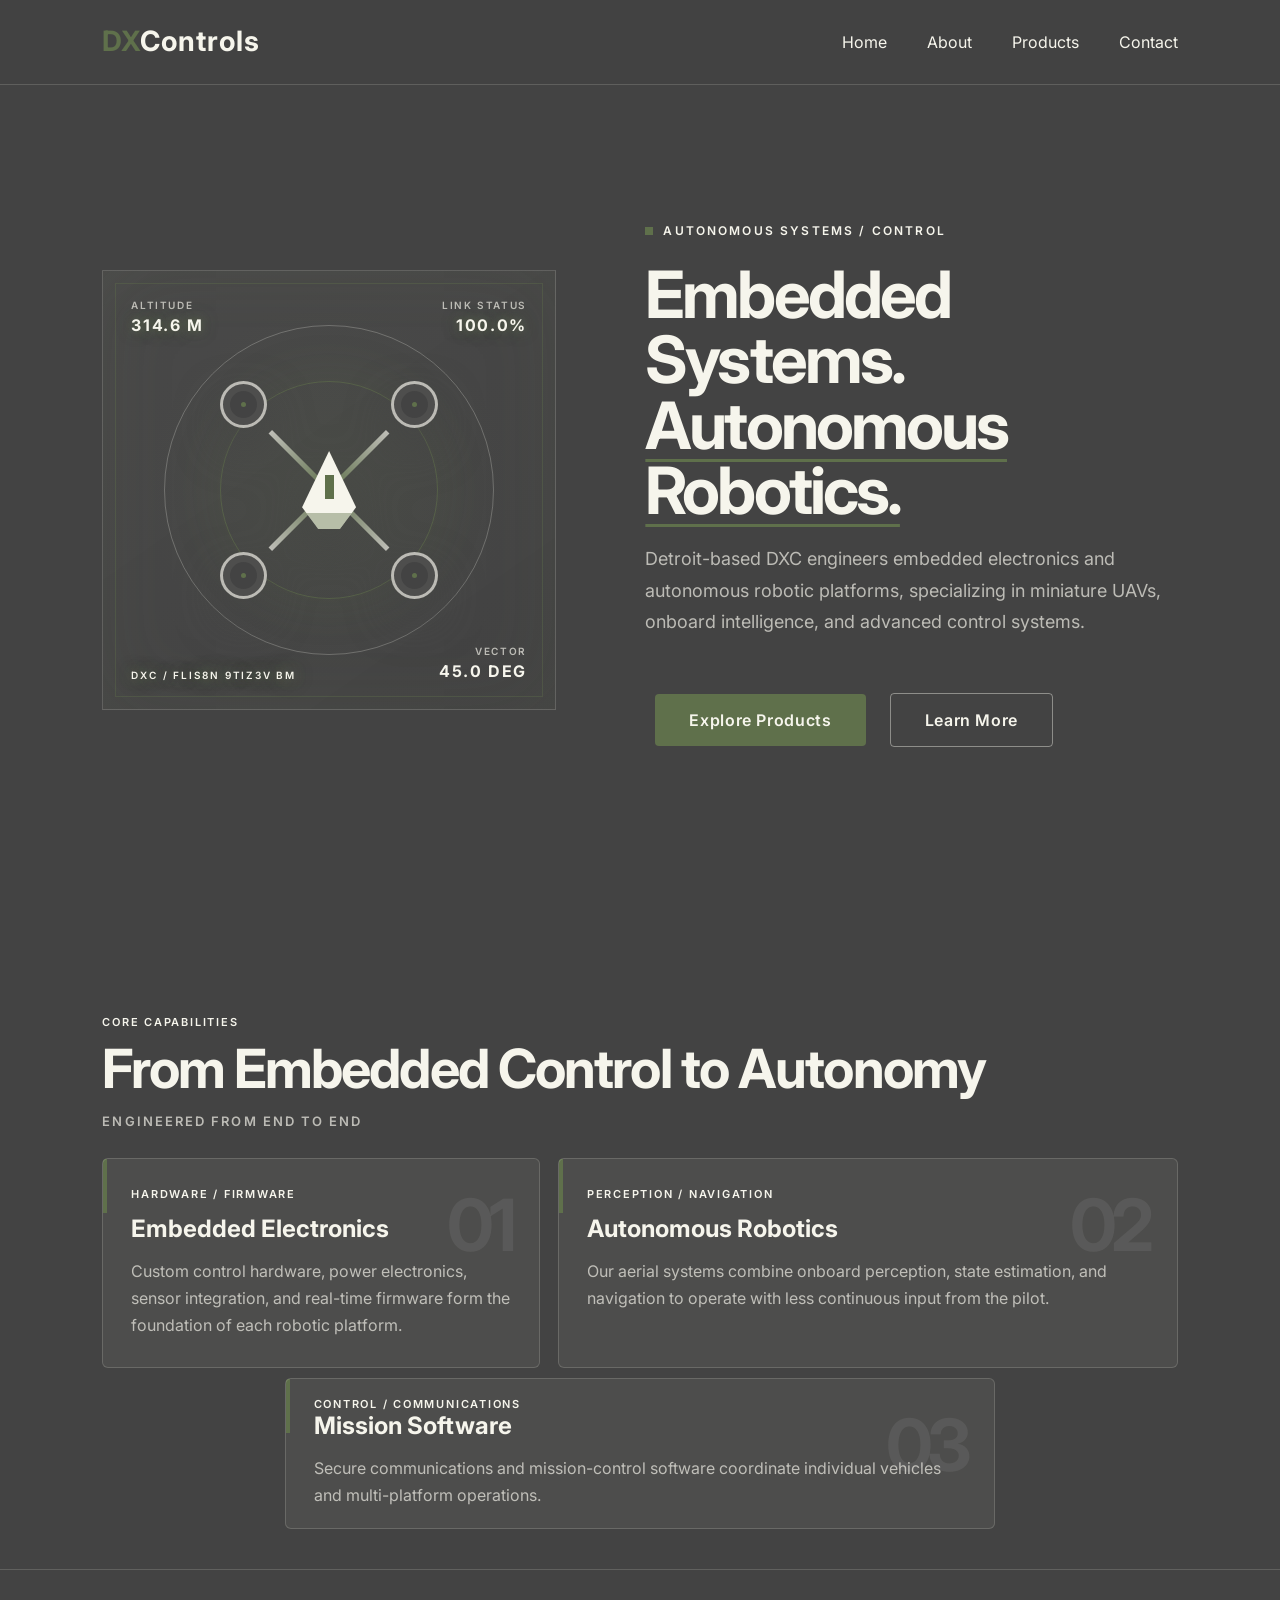
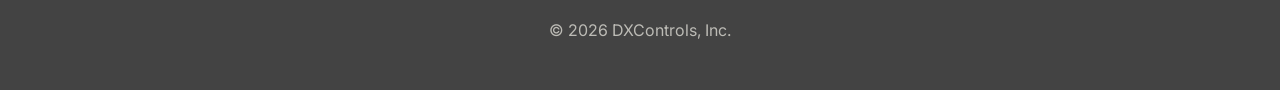
<file: index.html>
<!DOCTYPE html>
<html lang="en">
<head>
<meta charset="UTF-8">
<meta name="viewport" content="width=device-width, initial-scale=1.0">
<meta name="theme-color" content="#434343">

<title>DXControls</title>
<link rel="icon" type="image/x-icon" href="DXC Favicon.ico">
<link href="https://fonts.googleapis.com/css2?family=Inter:wght@300;400;500;600;700&display=swap" rel="stylesheet">

<style>
*{
    margin:0;
    padding:0;
    box-sizing:border-box;
}

:root{
    color-scheme:dark;
    --brand-green:#5F704B;
    --brand-cream:#F6F5EC;
    --brand-dark:#434343;
    --brand-green-hover:#71835B;
    --brand-muted:rgba(246,245,236,.68);
    --brand-line:rgba(246,245,236,.16);
    --brand-surface:rgba(246,245,236,.055);
    --forge-bg:var(--brand-dark);
    --forge-surface:var(--brand-surface);
    --forge-surface-deep:var(--brand-surface);
    --forge-orange:var(--brand-green);
    --forge-orange-hover:var(--brand-green-hover);
    --forge-muted:var(--brand-muted);
    --forge-white:var(--brand-cream);
    --forge-line:var(--brand-line);
}

html{
    scroll-behavior:smooth;
    scroll-padding-top:82px;
}

body{
    font-family:'Inter',sans-serif;
    background:var(--forge-bg);
    color:var(--forge-white);
}

.home-page{
    --page-scroll-shade:0;
    --section-scroll-shade:0;
    position:relative;
    isolation:isolate;
    overflow:hidden;
    background:
        linear-gradient(
            rgba(6,8,10,var(--page-scroll-shade)),
            rgba(6,8,10,var(--page-scroll-shade))
        ),
        var(--brand-dark);
}

nav{
    display:flex;
    justify-content:space-between;
    align-items:center;
    padding:25px 8%;
    position:fixed;
    width:100%;
    backdrop-filter:blur(12px);
    background:rgba(67,67,67,.9);
    border-bottom:1px solid var(--forge-line);
    z-index:100;
}

.logo{
    flex:0 0 auto;
    font-size:28px;
    font-weight:700;
    letter-spacing:1px;
    line-height:1.2;
    white-space:nowrap;
    color:var(--brand-green);
}

.logo span{
    color:var(--brand-cream);
}

nav ul{
    display:flex;
    list-style:none;
    gap:40px;    
}

nav a{
    text-decoration:none;
    color:var(--forge-white);
    transition:.25s;
}

nav a:hover{
    color:var(--brand-cream);
    box-shadow:inset 0 -1px var(--brand-green);
}

.hero{
    min-height:100vh;
    display:grid;
    grid-template-columns:minmax(360px,.92fr) minmax(0,1.08fr);
    gap:7vw;
    align-items:center;
    padding:110px 8% 30px;
    background:transparent;
    position:relative;
    z-index:1;
    isolation:isolate;
    overflow:hidden;
}

.hero h1{
    font-size:clamp(50px,5.1vw,72px);
    margin-bottom:20px;
    line-height:1;
    letter-spacing:-.045em;
    max-width:800px;
}

.hero h1 span{
    color:var(--brand-cream);
    text-decoration:underline;
    text-decoration-color:var(--brand-green);
    text-decoration-thickness:3px;
    text-underline-offset:10px;
}

.hero p{
    color:var(--forge-muted);
    max-width:680px;
    font-size:18px;
    line-height:1.75;
}

.eyebrow{
    display:flex;
    align-items:center;
    gap:10px;
    margin-bottom:24px;
    color:var(--forge-white);
    font-size:12px;
    font-weight:600;
    letter-spacing:.18em;
    text-transform:uppercase;
}

.eyebrow::before{
    content:"";
    width:8px;
    height:8px;
    background:var(--forge-orange);
}

.buttons{
    margin-top:45px;
}

.btn{
    display:inline-block;
    padding:16px 34px;
    margin:10px;
    border-radius:4px;
    text-decoration:none;
    font-weight:600;
    letter-spacing:.04em;
    transition:.25s;
}

.primary{
    background:var(--forge-orange);
    color:var(--brand-cream);
}

.primary:hover{
    background:var(--forge-orange-hover);
    transform:translateY(-2px);
}

.secondary{
    border:1px solid rgba(246,245,236,.42);
    color:var(--forge-white);
}

.secondary:hover{
    border-color:var(--forge-orange);
    color:var(--brand-cream);
}

.hero-visual{
    position:relative;
    min-height:440px;
    overflow:hidden;
    border:1px solid rgba(246,245,236,.16);
    background:linear-gradient(
        145deg,
        rgba(246,245,236,.035),
        rgba(67,67,67,.08)
    );
    box-shadow:inset 0 0 80px rgba(95,112,75,.1);
}

.hero-visual::before{
    content:"";
    position:absolute;
    inset:0;
    background:radial-gradient(
        circle at center,
        rgba(95,112,75,.14),
        transparent 58%
    );
}

.hero-visual::after{
    content:"";
    position:absolute;
    inset:12px;
    border:1px solid rgba(95,112,75,.38);
    pointer-events:none;
}

.orbit{
    position:absolute;
    left:50%;
    top:50%;
    translate:-50% -50%;
    border:1px solid rgba(246,245,236,.24);
    border-radius:50%;
}

.orbit-one{width:330px;height:330px}

.orbit-two{
    width:218px;
    height:218px;
    border-color:rgba(95,112,75,.62);
    box-shadow:0 0 55px rgba(95,112,75,.12);
}

.drone{
    position:absolute;
    left:50%;
    top:50%;
    width:226px;
    height:226px;
    translate:-50% -50%;
    filter:drop-shadow(0 20px 22px rgba(67,67,67,.5));
}

.drone-arm{
    position:absolute;
    left:30px;
    top:111px;
    width:166px;
    height:5px;
    background:linear-gradient(
        90deg,
        var(--forge-muted),
        var(--forge-orange),
        var(--forge-muted)
    );
    transform-origin:center;
}

.arm-a{transform:rotate(45deg)}
.arm-b{transform:rotate(-45deg)}

.rotor{
    position:absolute;
    width:47px;
    height:47px;
    border:3px solid var(--forge-muted);
    border-radius:50%;
    background:var(--brand-dark);
    box-shadow:inset 0 0 0 7px rgba(246,245,236,.06);
}

.rotor::after{
    content:"";
    position:absolute;
    inset:18px;
    border-radius:50%;
    background:var(--forge-orange);
}

.rotor-a{left:4px;top:4px}
.rotor-b{right:4px;top:4px}
.rotor-c{left:4px;bottom:4px}
.rotor-d{right:4px;bottom:4px}

.drone-body{
    position:absolute;
    width:54px;
    height:78px;
    left:86px;
    top:74px;
    background:var(--forge-white);
    clip-path:polygon(50% 0,100% 72%,70% 100%,30% 100%,0 72%);
    box-shadow:inset 0 -16px 0 rgba(95,112,75,.42);
}

.drone-body::after{
    content:"";
    position:absolute;
    width:9px;
    height:24px;
    left:23px;
    top:24px;
    background:var(--forge-orange);
}

.readout{
    position:absolute;
    z-index:2;
    color:var(--forge-muted);
    font-size:10px;
    font-weight:600;
    letter-spacing:.16em;
}

.readout strong{
    display:block;
    margin-top:5px;
    color:var(--forge-white);
    font-size:16px;
    line-height:1.2;
}

.telemetry-value{
    text-shadow:
        0 0 9px rgba(95,112,75,.78),
        0 0 18px rgba(95,112,75,.38);
}

.telemetry-value.is-calibrating{
    animation:telemetry-pulse .52s ease-in-out infinite;
}

.readout-c .telemetry-value{
    text-shadow:none;
}

@keyframes telemetry-pulse{
    50%{
        opacity:.54;
        text-shadow:0 0 8px rgba(95,112,75,.78);
    }
}

.readout-a{left:28px;top:28px}
.readout-b{right:28px;top:28px;text-align:right}
.readout-c{right:28px;bottom:28px;text-align:right}
.readout-c strong{color:var(--brand-cream)}

.visual-label{
    position:absolute;
    left:28px;
    bottom:28px;
    color:var(--brand-cream);
    font-size:10px;
    font-weight:600;
    letter-spacing:.18em;
    text-transform:uppercase;
    text-shadow:
        0 0 12px rgba(95,112,75,.82),
        0 0 24px rgba(95,112,75,.4);
}

.visual-label.is-pending{
    color:transparent;
    text-shadow:none;
}

.features{
    padding:110px 8% 40px;
    background:linear-gradient(
        to bottom,
        rgba(67,67,67,0) 0%,
        rgba(5,7,9,var(--section-scroll-shade)) 100%
    );
    display:flex;
    flex-direction:column;
    justify-content:center;
    position:relative;
    z-index:1;
    isolation:isolate;
    overflow:hidden;
}

.section-heading{
    width:min(1180px,100%);
    margin:0 auto 28px;
    display:block;
    position:relative;
    z-index:1;
}

.section-kicker,
.card-label{
    color:var(--brand-cream);
    font-size:11px;
    font-weight:600;
    letter-spacing:.16em;
    text-transform:uppercase;
}

.section-heading h2{
    margin-top:12px;
    font-size:clamp(40px,5vw,54px);
    line-height:1;
    letter-spacing:-.035em;
}

.integration-message{
    margin-top:16px;
    color:var(--brand-muted);
    font-size:13px;
    font-weight:600;
    letter-spacing:.16em;
    line-height:1.4;
    text-transform:uppercase;
}

.grid{
    display:grid;
    grid-template-columns:repeat(12,1fr);
    gap:10px 18px;
    width:min(1180px,100%);
    margin:auto;
    counter-reset:capability;
    position:relative;
    z-index:1;
}

.card{
    counter-increment:capability;
    background:
        linear-gradient(var(--forge-orange),var(--forge-orange))
        left top / 4px 54px no-repeat,
        var(--forge-surface-deep);
    padding:28px;
    border:1px solid var(--forge-line);
    border-radius:6px;
    transition:.3s;
    min-height:210px;
    display:flex;
    flex-direction:column;
    justify-content:flex-end;
    position:relative;
    overflow:hidden;
    isolation:isolate;
    color:inherit;
    text-decoration:none;
}

.card:nth-child(1){grid-column:span 5}
.card:nth-child(2){grid-column:span 7}
.card:nth-child(2){padding-bottom:55px}
.card:nth-child(3){
    grid-column:3 / span 8;
    min-height:140px;
    padding-block:18px;
}

.card::before{
    content:"0" counter(capability);
    position:absolute;
    right:28px;
    top:22px;
    color:rgba(246,245,236,.08);
    font-size:72px;
    font-weight:700;
    letter-spacing:-.08em;
    z-index:1;
}

.card > *{
    position:relative;
    z-index:1;
}

.card:hover,
.card:focus-visible{
    border-color:var(--forge-orange);
    transform:translateY(-6px);
    outline:none;
    box-shadow:0 18px 38px rgba(67,67,67,.25);
}

.card h3{
    color:var(--brand-cream);
    font-size:24px;
    margin-bottom:15px;
}

.card-label{
    margin-bottom:auto;
}

.card p{
    color:var(--forge-muted);
    line-height:1.7;
}

footer{
    padding:50px 60px;
    text-align:center;
    color:var(--forge-muted);
    border-top:1px solid var(--forge-line);
    position:relative;
    z-index:1;
}

@media(min-width:901px){
.hero-copy{
grid-column:2;
grid-row:1;
}

.hero-visual{
grid-column:1;
grid-row:1;
}
}

@media(max-width:900px){

.home-page{
--page-scroll-shade:0 !important;
--section-scroll-shade:0 !important;
}

.section-heading{
grid-template-columns:1fr;
gap:22px;
}

.grid{
grid-template-columns:1fr;
}

.card:nth-child(n){
grid-column:auto;
min-height:240px;
}

.card:nth-child(2){
padding-bottom:28px;
}

.hero{
grid-template-columns:1fr;
padding-top:140px;
}

.hero-visual{
min-height:420px;
}

.hero h1{
font-size:52px;
}

nav ul{
display:none;
}

}

</style>

</head>
<body>

<nav>

<div class="logo">
DX<span>Controls</span>
</div>

<ul>

<li><a href="/index.html">Home</a></li>
<li><a href="/main/about.html">About</a></li>
<li><a href="/main/products.html">Products</a></li>
<li><a href="/main/contact.html">Contact</a></li>

</ul>

</nav>

<div class="home-page">

<section class="hero" id="overview">

<div class="hero-copy">

<div class="eyebrow">Autonomous systems / control</div>

<h1>
Embedded Systems.<br>
<span>Autonomous Robotics.</span>
</h1>

<p>
Detroit-based DXC engineers embedded electronics and autonomous robotic platforms, specializing in miniature UAVs, onboard intelligence, and advanced control systems.
</p>

<div class="buttons">

<a class="btn primary" href="/main/products.html">
Explore Products
</a>

<a class="btn secondary" href="/main/about.html">
Learn More
</a>

</div>

</div>

<div class="hero-visual" role="img" aria-label="Top-down miniature unmanned aircraft with telemetry display">
<div class="orbit orbit-one" aria-hidden="true"></div>
<div class="orbit orbit-two" aria-hidden="true"></div>
<div class="drone" aria-hidden="true">
<span class="drone-arm arm-a"></span>
<span class="drone-arm arm-b"></span>
<span class="rotor rotor-a"></span>
<span class="rotor rotor-b"></span>
<span class="rotor rotor-c"></span>
<span class="rotor rotor-d"></span>
<span class="drone-body"></span>
</div>
<div class="readout readout-a" aria-label="Altitude 314.1 meters">ALTITUDE<strong class="telemetry-value" data-telemetry="altitude">314.1 M</strong></div>
<div class="readout readout-b" aria-label="Link status 100 percent">LINK STATUS<strong class="telemetry-value" data-telemetry="link">100%</strong></div>
<div class="readout readout-c" aria-label="Vector 45.0 degrees">VECTOR<strong class="telemetry-value" data-telemetry="vector">45.0 DEG</strong></div>
<div class="visual-label is-pending" aria-label="DXC Flight System 01">DXC / Flight System 01</div>
</div>

</section>

<section class="features" id="capabilities">

<div class="section-heading">
<div>
<span class="section-kicker">Core capabilities</span>
<h2>From Embedded Control to Autonomy</h2>
<p class="integration-message">Engineered from End to End</p>
</div>
</div>

<div class="grid">

<a class="card" href="/main/about.html#embedded-systems">
<span class="card-label">Hardware / Firmware</span>
<h3>Embedded Electronics</h3>
<p>
Custom control hardware, power electronics, sensor integration, and real-time firmware form the foundation of each robotic platform.
</p>
</a>

<a class="card" href="/main/about.html#autonomous-robotics">
<span class="card-label">Perception / Navigation</span>
<h3>Autonomous Robotics</h3>
<p>
Our aerial systems combine onboard perception, state estimation, and navigation to operate with less continuous input from the pilot.
</p>
</a>

<a class="card" href="/main/about.html#mission-software">
<span class="card-label">Control / Communications</span>
<h3>Mission Software</h3>
<p>
Secure communications and mission-control software coordinate individual vehicles and multi-platform operations.
</p>
</a>

</div>

</section>

<footer>

© 2026 DXControls, Inc.

</footer>
</div>

<script>
const reducedMotion = window.matchMedia('(prefers-reduced-motion: reduce)').matches;

if (!reducedMotion) {
  const telemetry = [
    {
      element: document.querySelector('[data-telemetry="link"]'),
      startValue: 93.4,
      targetValue: 100,
      wobble: 1.7,
      formatValue: (value, complete) => complete ? '100%' : `${value.toFixed(1)}%`,
      formatLiveValue: (value) => value >= 99.95 ? '100%' : `${value.toFixed(1)}%`,
      finalValue: '100%',
      duration: 2250,
      liveBaseline: 99.96,
      liveAmplitude: .04,
      livePeriod: 10400,
      livePhase: .7,
      liveMaximum: 100
    },
    {
      element: document.querySelector('[data-telemetry="altitude"]'),
      startValue: 184,
      targetValue: 314.1,
      wobble: 38,
      formatValue: (value, complete) => complete ? '314.1 M' : `${value.toFixed(1)} M`,
      formatLiveValue: (value) => `${value.toFixed(1)} M`,
      finalValue: '314.1 M',
      duration: 3250,
      liveBaseline: 314.1,
      liveAmplitude: .12,
      livePeriod: 11600,
      livePhase: 4.2
    }
  ];

  const sequenceStartedAt = performance.now();

  telemetry.forEach(({
    element,
    startValue,
    targetValue,
    wobble,
    formatValue,
    finalValue,
    duration
  }) => {
    element.classList.add('is-calibrating');

    const update = (now) => {
      const progress = Math.min((now - sequenceStartedAt) / duration, 1);
      const easedProgress = 1 - Math.pow(1 - progress, 3);
      const settlingWave =
        Math.sin(progress * Math.PI * 7) * wobble * Math.pow(1 - progress, 1.7);
      const interpolated =
        startValue + (targetValue - startValue) * easedProgress + settlingWave;
      element.textContent = formatValue(interpolated, progress === 1);

      if (progress < 1) {
        window.requestAnimationFrame(update);
      } else {
        element.textContent = finalValue;
        element.classList.remove('is-calibrating');
      }
    };

    window.requestAnimationFrame(update);
  });

  const startLiveTelemetry = () => {
    const liveStartedAt = performance.now();

    const updateLiveTelemetry = (now) => {
      const elapsed = now - liveStartedAt;
      const blend = Math.min(elapsed / 1400, 1);

      telemetry.forEach(({
        element,
        targetValue,
        liveBaseline,
        liveAmplitude,
        livePeriod,
        livePhase,
        liveMaximum,
        formatLiveValue
      }) => {
        const primaryWave = Math.sin(
          elapsed / livePeriod * Math.PI * 2 + livePhase
        );
        const secondaryWave = Math.sin(
          elapsed / livePeriod * Math.PI * 4.6 + livePhase * .61
        );
        const drift =
          (primaryWave * .78 + secondaryWave * .22) * liveAmplitude;
        let liveValue =
          targetValue + ((liveBaseline - targetValue) + drift) * blend;

        if (Number.isFinite(liveMaximum)) {
          liveValue = Math.min(liveValue, liveMaximum);
        }

        element.textContent = formatLiveValue(liveValue);
      });

      window.requestAnimationFrame(updateLiveTelemetry);
    };

    window.requestAnimationFrame(updateLiveTelemetry);
  };

  const systemLabel = document.querySelector('.visual-label');
  const finalLabel = systemLabel.textContent.toUpperCase();
  const cipherGlyphs = 'ABCDEFGHIJKLMNOPQRSTUVWXYZ0123456789/+-';
  const labelDuration = 5000;
  const scrambleLabel = (revealedCharacters = 0) =>
    [...finalLabel].map((character, index) => {
      if (character === ' ') return ' ';
      if (index < revealedCharacters) return character;
      return cipherGlyphs[Math.floor(Math.random() * cipherGlyphs.length)];
    }).join('');

  systemLabel.textContent = scrambleLabel();
  systemLabel.classList.remove('is-pending');
  systemLabel.classList.add('is-decoding');

  const decodeLabel = (now) => {
    const progress = Math.min((now - sequenceStartedAt) / labelDuration, 1);
    const revealedCharacters = Math.floor(progress * finalLabel.length);

    systemLabel.textContent =
      progress === 1 ? finalLabel : scrambleLabel(revealedCharacters);

    if (progress < 1) {
      window.requestAnimationFrame(decodeLabel);
    } else {
      systemLabel.classList.remove('is-decoding');
      startLiveTelemetry();
    }
  };

  window.requestAnimationFrame(decodeLabel);
} else {
  document.querySelector('.visual-label')?.classList.remove('is-pending');
}


const homePage = document.querySelector('.home-page');
const capabilitySection = document.querySelector('#capabilities');

if (homePage && capabilitySection) {
  if (reducedMotion) {
    homePage.style.setProperty('--page-scroll-shade', '.28');
    homePage.style.setProperty('--section-scroll-shade', '.72');
  } else {
    let capabilityGradientFrame = 0;

    const updateCapabilityGradient = () => {
      capabilityGradientFrame = 0;
      const sectionTop = capabilitySection.offsetTop;
      const fadeStart = Math.max(sectionTop - window.innerHeight, 0);
      const maximumScrollY = Math.max(
        document.documentElement.scrollHeight - window.innerHeight,
        1
      );
      const fadeEnd = Math.max(maximumScrollY, fadeStart + 1);
      const progress = Math.min(
        Math.max((window.scrollY - fadeStart) / (fadeEnd - fadeStart), 0),
        1
      );
      const easedProgress =
        progress * progress * (3 - 2 * progress);

      homePage.style.setProperty(
        '--page-scroll-shade',
        (easedProgress * .46).toFixed(3)
      );
      homePage.style.setProperty(
        '--section-scroll-shade',
        (easedProgress * .82).toFixed(3)
      );
    };

    const queueCapabilityGradientUpdate = () => {
      if (capabilityGradientFrame) return;
      capabilityGradientFrame =
        window.requestAnimationFrame(updateCapabilityGradient);
    };

    window.addEventListener('scroll', queueCapabilityGradientUpdate, {
      passive: true
    });
    window.addEventListener('resize', queueCapabilityGradientUpdate);
    updateCapabilityGradient();
  }
}

</script>

</body>
</html>
</file>
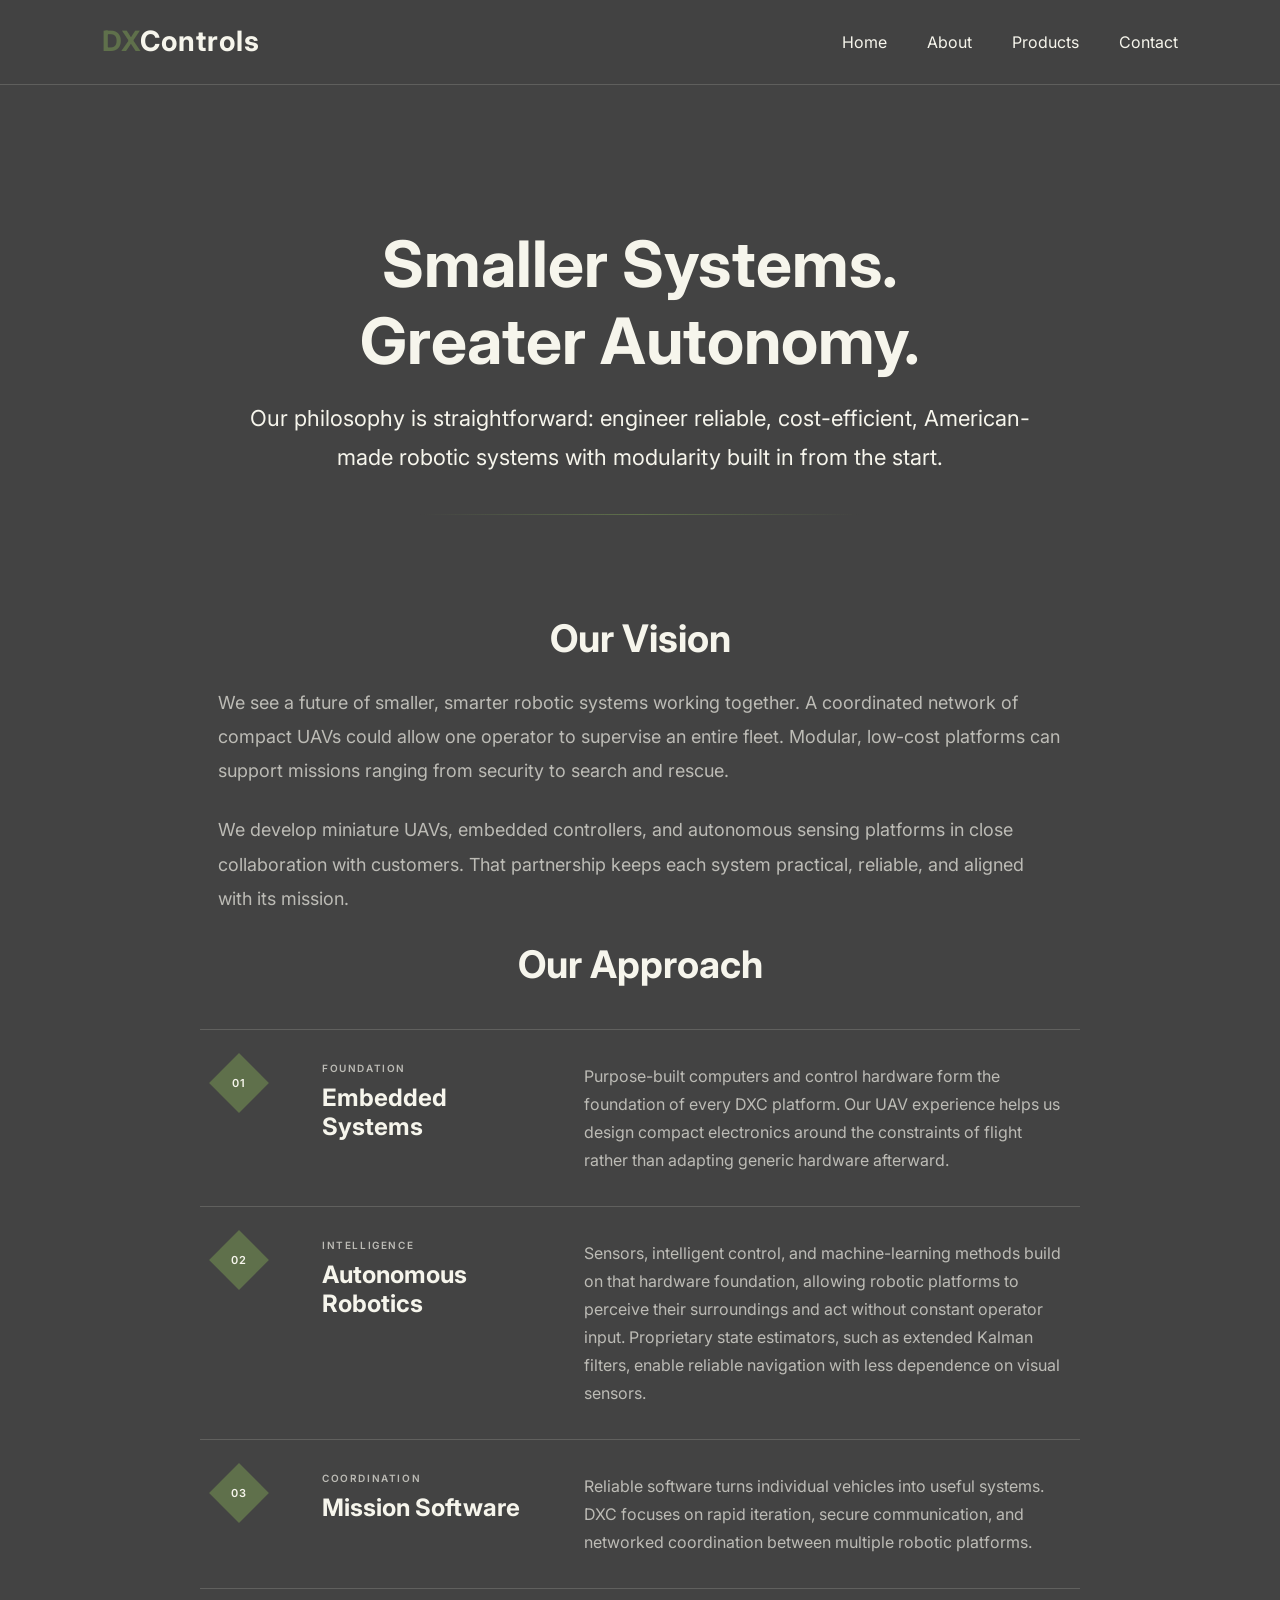
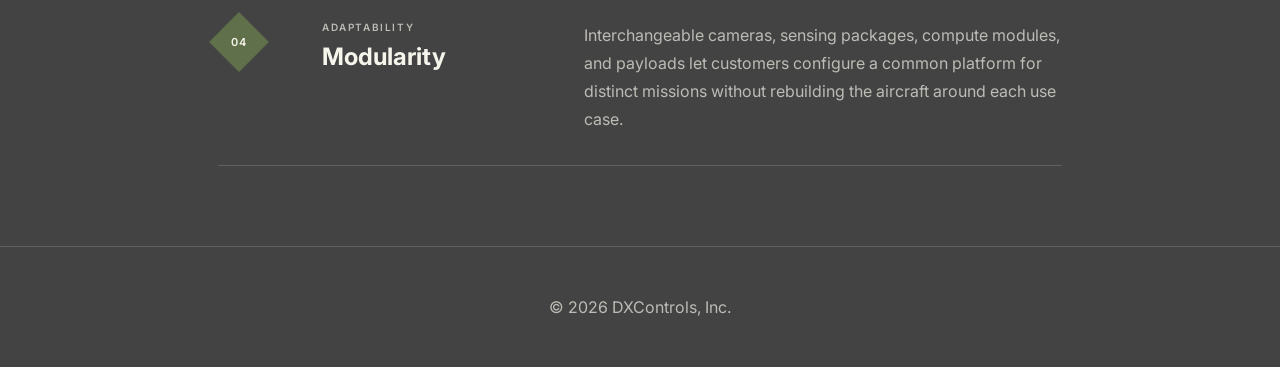
<file: main/about.html>
<!DOCTYPE html>
<html lang="en">
<head>

<meta charset="UTF-8">
<meta name="viewport" content="width=device-width,initial-scale=1">
<meta name="theme-color" content="#434343">

<title>About | DXControls</title>
<link rel="icon" type="image/x-icon" href="/DXC Favicon.ico">
<link href="https://fonts.googleapis.com/css2?family=Inter:wght@300;400;500;600;700&display=swap" rel="stylesheet">

<style>

*{
margin:0;
padding:0;
box-sizing:border-box;
}

body{
font-family:Inter,sans-serif;
background:var(--brand-dark);
color:var(--brand-cream);
}

nav{
display:flex;
justify-content:space-between;
align-items:center;
padding:25px 8%;
background:var(--brand-dark);
position:sticky;
top:0;
}

.logo{
font-size:28px;
font-weight:700;
}

.logo span{
color:var(--brand-cream);
}

nav ul{
display:flex;
gap:40px;
list-style:none;
}

nav a{
color:var(--brand-cream);
text-decoration:none;
}

nav a:hover{
color:var(--brand-cream);
}

.hero{
padding:140px 10% 48px;
text-align:center;
position:relative;
isolation:isolate;
overflow:hidden;
}

body .hero{
background:var(--forge-bg);
}

.hero h1{
font-size:64px;
margin-bottom:20px;
}

.hero p{
max-width:800px;
margin:auto;
font-size:22px;
line-height:1.8;
color:var(--brand-muted);
}

.hero .philosophy{
color:var(--brand-cream);
}

.philosophy-rule{
width:min(440px,58vw);
height:1px;
margin:36px auto 0;
background:linear-gradient(90deg,transparent,var(--brand-green),transparent);
opacity:0;
transform:scaleX(0);
transform-origin:center;
animation:philosophy-rule-in .58s cubic-bezier(.22,.72,.2,1) .2s forwards;
}

@keyframes philosophy-rule-in{
to{
opacity:1;
transform:scaleX(1);
}
}

.section{
max-width:1100px;
margin:auto;
padding:52px 10% 80px;
}

.section h2{
font-size:38px;
margin-bottom:25px;
color:var(--brand-cream);
}

.section p{
line-height:1.9;
font-size:18px;
color:var(--brand-muted);
margin-bottom:25px;
}

.approach{
position:relative;
display:grid;
margin-top:42px;
border-bottom:1px solid var(--brand-line);
}

.approach-step{
display:grid;
grid-template-columns:72px minmax(190px,.65fr) minmax(0,1.35fr);
gap:32px;
align-items:start;
padding:32px 18px;
margin-inline:-18px;
border-top:1px solid var(--brand-line);
position:relative;
transition:background .25s,transform .25s;
scroll-margin-top:110px;
cursor:pointer;
}

.approach-step:hover{
background:linear-gradient(90deg,rgba(95,112,75,.16),transparent 65%);
transform:translateX(9px);
}

.approach-step.is-highlighted{
background:linear-gradient(90deg,rgba(95,112,75,.24),transparent 72%);
}

.approach-step:focus-visible{
outline:1px solid var(--brand-green);
outline-offset:6px;
}

.step-number{
width:42px;
height:42px;
display:grid;
place-items:center;
border:1px solid var(--brand-green);
background:var(--brand-green);
color:var(--brand-cream);
font-size:11px;
font-weight:600;
letter-spacing:.12em;
transform:rotate(45deg);
}

.step-number span{
transform:rotate(-45deg);
}

.step-heading small{
display:block;
margin-bottom:10px;
color:var(--brand-muted);
font-size:10px;
font-weight:600;
letter-spacing:.16em;
text-transform:uppercase;
}

.step-heading h3{
color:var(--brand-cream);
font-size:24px;
line-height:1.2;
}

.approach-step .step-copy{
margin:0;
color:var(--brand-muted);
font-size:16px;
line-height:1.75;
}

@media(max-width:720px){
.hero{
padding:100px 8% 54px;
}

@media(prefers-reduced-motion:reduce){
.hero::before,
.philosophy-rule{
animation:none;
opacity:1;
transform:none;
}
}

.hero h1{
font-size:44px;
line-height:1.08;
}

.hero p{
font-size:18px;
}

.section{
padding:60px 8%;
}

.section h2{
font-size:32px;
}

.approach-step{
grid-template-columns:54px 1fr;
gap:20px;
padding:26px 14px;
margin-inline:-14px;
}

.approach-step .step-copy{
grid-column:2;
}
}

</style>
<link rel="stylesheet" href="../colors-and-layout.css?v=20260903">

</head>

<body>

<nav>

<div class="logo">
DX<span>Controls</span>
</div>

<ul>

<li><a href="/index.html">Home</a></li>
<li><a href="/main/about.html">About</a></li>
<li><a href="/main/products.html">Products</a></li>
<li><a href="/main/contact.html">Contact</a></li>

</ul>

</nav>

<section class="hero">

<h1>Smaller Systems.<br>Greater Autonomy.</h1>

<p class="philosophy">
Our philosophy is straightforward: engineer reliable, cost-efficient, American-made robotic systems with modularity built in from the start.
</p>
<div class="philosophy-rule" aria-hidden="true"></div>

</section>

<section class="section">

<h2 style="text-align: center;">Our Vision</h2>

<p>
We see a future of smaller, smarter robotic systems working together. A coordinated network of compact UAVs could allow one operator to supervise an entire fleet. Modular, low-cost platforms can support missions ranging from security to search and rescue.
</p>

<p>
We develop miniature UAVs, embedded controllers, and autonomous sensing platforms in close collaboration with customers. That partnership keeps each system practical, reliable, and aligned with its mission.
</p>
  
<h2 style="text-align: center;">Our Approach</h2>
  
<div class="approach">

<article class="approach-step" id="embedded-systems">
<div class="step-number"><span>01</span></div>
<div class="step-heading">
<small>Foundation</small>
<h3>Embedded Systems</h3>
</div>
<p class="step-copy">Purpose-built computers and control hardware form the foundation of every DXC platform. Our UAV experience helps us design compact electronics around the constraints of flight rather than adapting generic hardware afterward.</p>
</article>

<article class="approach-step" id="autonomous-robotics">
<div class="step-number"><span>02</span></div>
<div class="step-heading">
<small>Intelligence</small>
<h3>Autonomous Robotics</h3>
</div>
<p class="step-copy">Sensors, intelligent control, and machine-learning methods build on that hardware foundation, allowing robotic platforms to perceive their surroundings and act without constant operator input. Proprietary state estimators, such as extended Kalman filters, enable reliable navigation with less dependence on visual sensors.</p>
</article>

<article class="approach-step" id="mission-software">
<div class="step-number"><span>03</span></div>
<div class="step-heading">
<small>Coordination</small>
<h3>Mission Software</h3>
</div>
<p class="step-copy">Reliable software turns individual vehicles into useful systems. DXC focuses on rapid iteration, secure communication, and networked coordination between multiple robotic platforms.</p>
</article>
  
<article class="approach-step">
<div class="step-number"><span>04</span></div>
<div class="step-heading">
<small>Adaptability</small>
<h3>Modularity</h3>
</div>
<p class="step-copy">Interchangeable cameras, sensing packages, compute modules, and payloads let customers configure a common platform for distinct missions without rebuilding the aircraft around each use case.</p>
</article>
</div>

</section>

<footer>

© 2026 DXControls, Inc.

</footer>

<script>
const approachSteps = [...document.querySelectorAll('.approach-step')];

const setHighlight = (step, highlighted) => {
  step.classList.toggle('is-highlighted', highlighted);
  step.setAttribute('aria-pressed', String(highlighted));
};

approachSteps.forEach((step) => {
  step.setAttribute('role', 'button');
  step.setAttribute('tabindex', '0');
  setHighlight(step, false);

  const toggleHighlight = () =>
    setHighlight(step, !step.classList.contains('is-highlighted'));

  step.addEventListener('click', toggleHighlight);
  step.addEventListener('keydown', (event) => {
    if (event.key === 'Enter' || event.key === ' ') {
      event.preventDefault();
      toggleHighlight();
    }
  });
});

const highlightLinkedStep = () => {
  if (!location.hash) return;
  const linkedStep = document.querySelector(location.hash);
  if (linkedStep?.classList.contains('approach-step')) {
    setHighlight(linkedStep, true);
  }
};

highlightLinkedStep();
window.addEventListener('hashchange', highlightLinkedStep);
</script>

</body>
</html>
</file>
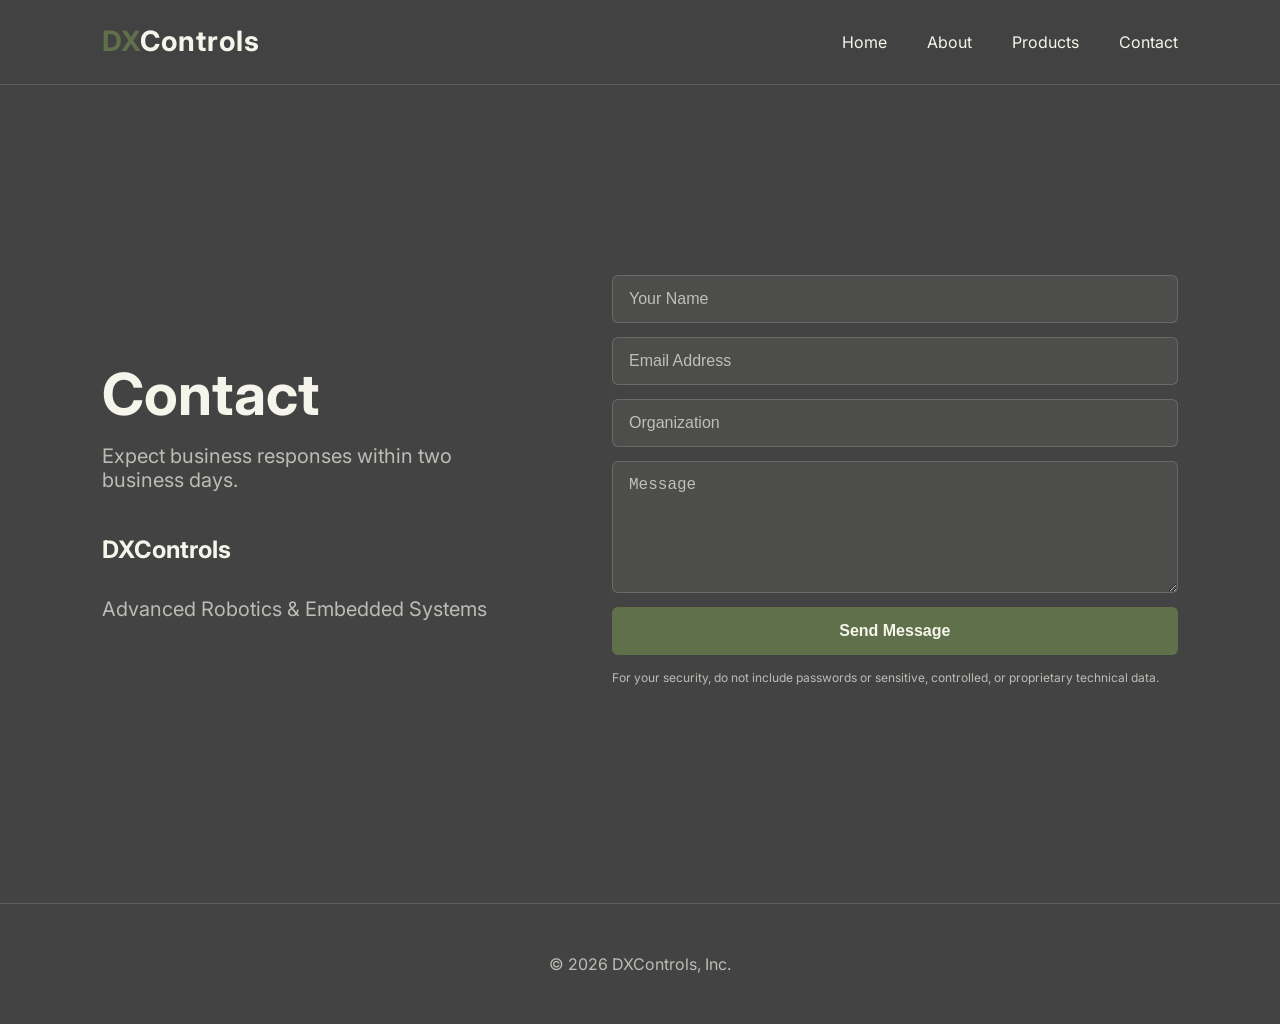
<file: main/contact.html>
<!DOCTYPE html>
<html lang="en">
<head>

<meta charset="UTF-8">
<meta name="viewport" content="width=device-width,initial-scale=1">
<meta name="theme-color" content="#434343">

<title>Contact | DXControls</title>
<link rel="icon" type="image/x-icon" href="/DXC Favicon.ico">
<link href="https://fonts.googleapis.com/css2?family=Inter:wght@300;400;500;600;700&display=swap" rel="stylesheet">

<style>

*{
margin:0;
padding:0;
box-sizing:border-box;
}

body{
font-family:Inter,sans-serif;
background:var(--brand-dark);
color:var(--brand-cream);
}

nav{
display:flex;
justify-content:space-between;
padding:25px 8%;
background:var(--brand-dark);
position:sticky;
top:0;
}

.logo{
font-size:28px;
font-weight:700;
}

.logo span{
color:var(--brand-cream);
}

nav ul{
display:flex;
list-style:none;
gap:40px;
}

nav a{
color:var(--brand-cream);
text-decoration:none;
}

nav a:hover{
color:var(--brand-cream);
}

.contact-shell{
min-height:calc(100svh - 82px);
display:grid;
grid-template-columns:minmax(280px,.72fr) minmax(420px,1fr);
gap:clamp(54px,8vw,120px);
align-items:center;
padding:42px 8%;
}

.hero{
padding:0;
text-align:left;
}

.contact-shell .hero{
background:transparent;
}

.hero h1{
font-size:58px;
margin-bottom:15px;
}

.hero p{
color:var(--brand-muted);
font-size:20px;
}

.container{
width:100%;
max-width:660px;
margin:0;
padding:0;
}

form{

display:flex;
flex-direction:column;
gap:14px;

}

input,
textarea{

background:var(--brand-surface);
border:1px solid var(--brand-line);
padding:14px 16px;
color:var(--brand-cream);
font-size:16px;
border-radius:6px;

}

input:focus,
textarea:focus{

outline:none;
border-color:var(--brand-green);

}

textarea{

height:132px;
resize:vertical;

}

button{

background:var(--brand-green);
color:var(--brand-cream);
padding:15px;
border:none;
border-radius:6px;
font-weight:600;
font-size:16px;
cursor:pointer;
transition:.25s;

}

button:hover{

background:var(--brand-green-hover);

}

.info{
margin-top:34px;
text-align:left;
line-height:2;
color:var(--brand-muted);
}

.security-note{
color:var(--brand-muted);
font-size:12px;
line-height:1.55;
}

@media(max-width:800px){
.contact-shell{
min-height:auto;
grid-template-columns:1fr;
gap:44px;
padding:74px 8%;
}

.hero,
.info{
text-align:center;
}

.hero h1{
font-size:48px;
}

.container{
max-width:620px;
margin:auto;
}
}

</style>
<link rel="stylesheet" href="../colors-and-layout.css?v=20260903">

</head>

<body>

<nav>

<div class="logo">
DX<span>Controls</span>
</div>

<ul>

<li><a href="/index.html">Home</a></li>
<li><a href="/main/about.html">About</a></li>
<li><a href="/main/products.html">Products</a></li>
<li><a href="/main/contact.html">Contact</a></li>

</ul>

</nav>

<main class="contact-shell">

<section class="hero">

<h1>Contact</h1>

<p>
Expect business responses within two business days.
</p>

<div class="info">

<h2 style="color:var(--brand-cream);margin-bottom:15px;">DXControls</h2>

<p>Advanced Robotics & Embedded Systems</p>

</div>

</section>

<div class="container">
<!--
  EMAIL RECIPIENTS — UPDATE THESE TWO LINES WHEN THE COMPANY EMAILS CHANGE:
  1. Primary recipient: change the address at the end of the form action URL.
  2. Copy recipient: change the value of the _cc input immediately below.
  FormSubmit sends a one-time activation email to a new primary recipient before
  it begins forwarding website messages.
-->
<form id="contactForm" action="https://formsubmit.co/ajax/cowdench@umich.edu" method="POST">
  <!-- COPY RECIPIENT — UPDATE THIS ADDRESS WHEN THE COMPANY EMAIL CHANGES. -->
  <input type="hidden" name="_cc" value="cirgang@umich.edu">
  <!-- UPDATE THIS URL IF THE PRODUCTION CONTACT-PAGE ADDRESS CHANGES. -->
  <input type="hidden" name="_url" value="https://dxcontrols.com/main/contact.html">
  <input type="hidden" name="_subject" value="New DXControls website inquiry">
  <input type="hidden" name="_template" value="table">
  <input type="text" name="_honey" tabindex="-1" autocomplete="off" style="display:none">

  <input type="text" id="name" name="name" placeholder="Your Name" autocomplete="name" maxlength="100" required>
  <input type="email" id="email" name="email" placeholder="Email Address" autocomplete="email" maxlength="254" required>
  <input type="text" id="organization" name="organization" placeholder="Organization" autocomplete="organization" maxlength="120" required>
  <textarea id="message" name="message" placeholder="Message" maxlength="3000" required></textarea>

  <button id="submitBtn" type="submit">Send Message</button>
  <p class="security-note">For your security, do not include passwords or sensitive, controlled, or proprietary technical data.</p>
  
  <!-- Where the Success/Oops message will appear -->
  <div id="formStatus" role="status" aria-live="polite" style="text-align: center; font-weight: 500; margin-top: 10px;"></div>
</form>

<script>
document.getElementById('contactForm').addEventListener('submit', async function(e) {
  e.preventDefault();
  
  const form = e.target;
  const submitBtn = document.getElementById('submitBtn');
  const statusDiv = document.getElementById('formStatus');
  
  submitBtn.disabled = true;
  submitBtn.textContent = 'Sending...';
  statusDiv.textContent = '';

  try {
    // FormSubmit documents JSON for Fetch requests to its /ajax/ endpoint.
    const payload = Object.fromEntries(new FormData(form).entries());
    const response = await fetch(form.action, {
      method: 'POST',
      headers: {
        'Content-Type': 'application/json',
        'Accept': 'application/json'
      },
      body: JSON.stringify(payload)
    });

    const result = await response.json().catch(() => ({}));
    const accepted =
      result.success === true ||
      result.success === 'true';
    const responseMessage = String(result.message || '');
    const activationRequired = /activat|confirm/i.test(responseMessage);

    if (response.ok && accepted && activationRequired) {
      statusDiv.style.color = 'var(--brand-cream)';
      statusDiv.textContent =
        'The contact form is awaiting owner activation. Please email cowdench@umich.edu directly for now.';
    } else if (response.ok && accepted) {
      statusDiv.style.color = 'var(--brand-cream)';
      statusDiv.textContent = 'Message sent. Thank you!';
      form.reset();
    } else {
      throw new Error(responseMessage || 'FormSubmit rejected the message.');
    }
  } catch (error) {
    console.error('Contact form submission failed:', error);
    statusDiv.style.color = '#ff6b6b';
    statusDiv.textContent = 'We could not send your message. Please try again in a moment.';
  } finally {
    submitBtn.disabled = false;
    submitBtn.textContent = 'Send Message';
  }
});
</script>

</div>

</main>

<footer>

© 2026 DXControls, Inc.

</footer>

</body>
</html>
</file>
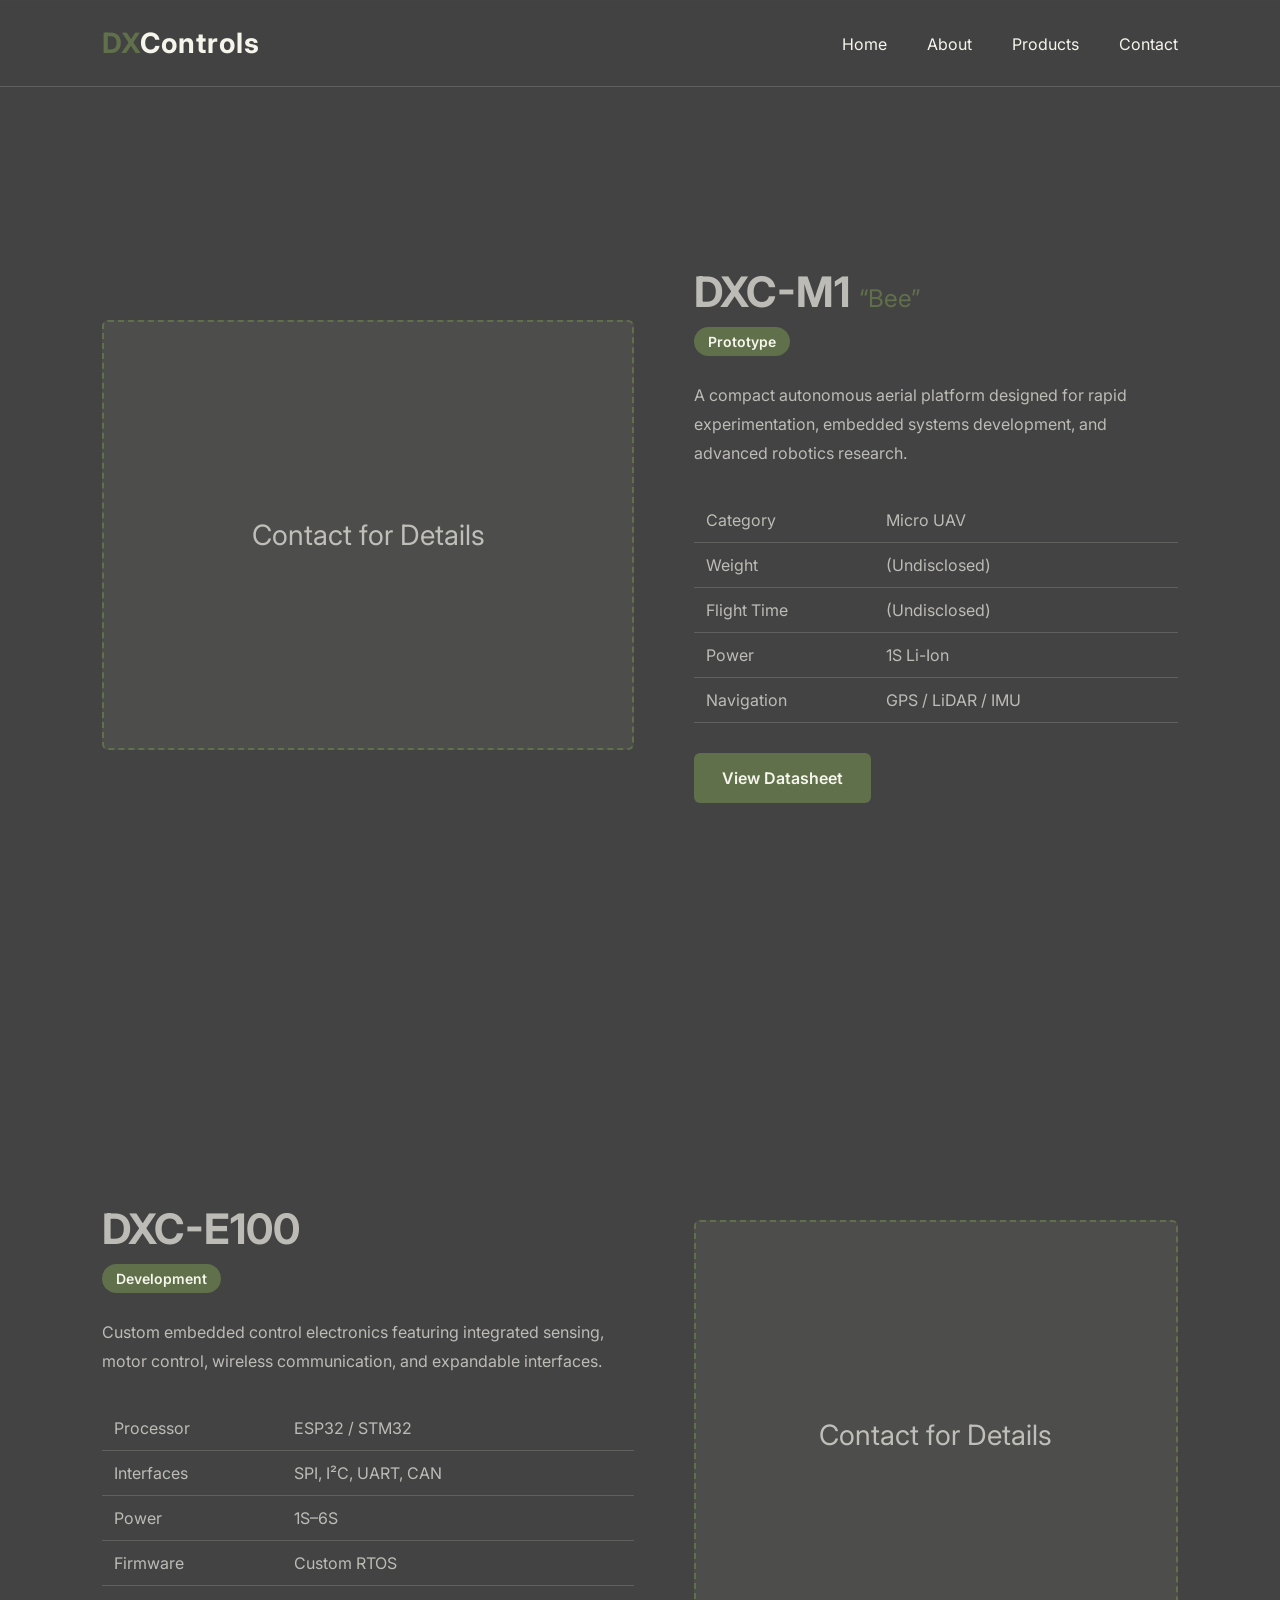
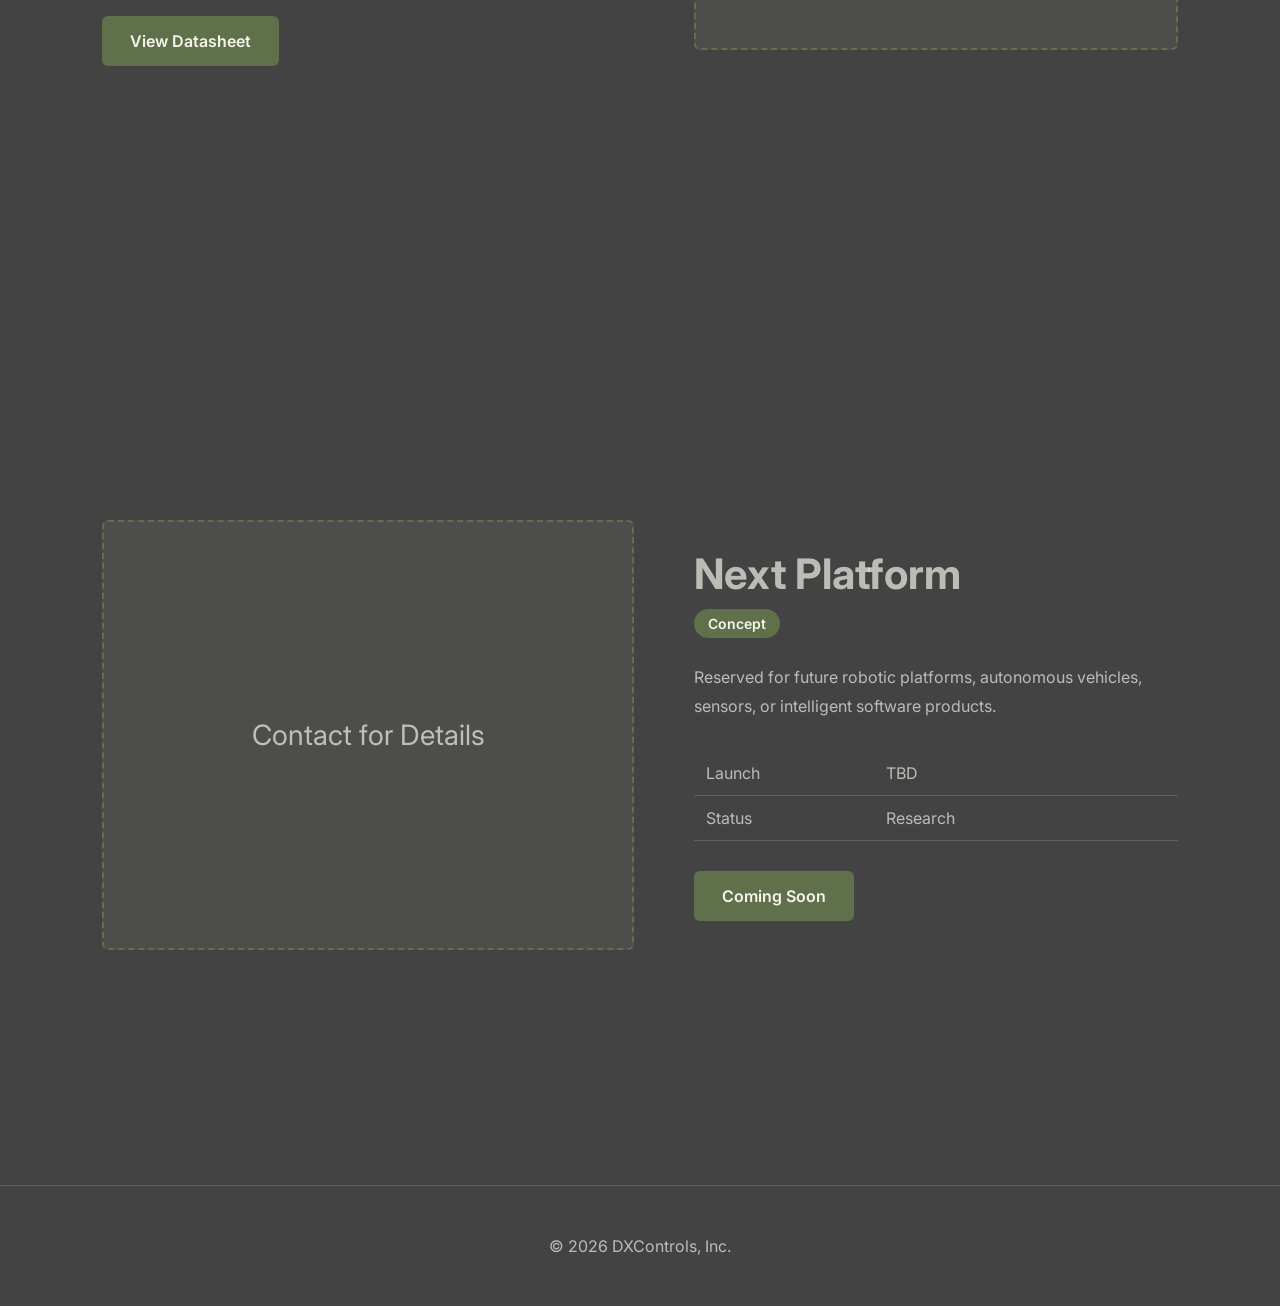
<file: main/products.html>
<!DOCTYPE html>
<html lang="en">
<head>

<meta charset="UTF-8">
<meta name="viewport" content="width=device-width, initial-scale=1">
<meta name="theme-color" content="#434343">

<title>Products | DXControls</title>
<link rel="icon" type="image/x-icon" href="/DXC Favicon.ico">
<link href="https://fonts.googleapis.com/css2?family=Inter:wght@300;400;500;600;700&display=swap" rel="stylesheet">

<style>

*{
margin:0;
padding:0;
box-sizing:border-box;
}

body{
background:var(--brand-dark);
color:var(--brand-cream);
font-family:Inter,sans-serif;
}

nav{
display:flex;
justify-content:space-between;
align-items:center;
padding:25px 8%;
background:var(--brand-dark);
position:sticky;
top:0;
z-index:100;
}

.logo{
font-size:28px;
font-weight:700;
}

.logo span{
color:var(--brand-cream);
}

nav ul{
display:flex;
list-style:none;
gap:40px;
}

nav a{
text-decoration:none;
color:var(--brand-cream);
transition:.25s;
}

nav a:hover{
color:var(--brand-cream);
}

.hero{

padding:120px 10%;
text-align:center;

background:
radial-gradient(circle at top,rgba(95,112,75,.22) 0%,transparent 45%),
var(--brand-dark);

}

.hero h1{

font-size:64px;
margin-bottom:20px;

}

.hero p{

max-width:760px;
margin:auto;
font-size:20px;
line-height:1.8;
color:var(--brand-muted);

}

.products{

padding:80px 8%;

}

.product{

display:grid;
grid-template-columns:1.1fr 1fr;
gap:60px;
align-items:center;

margin-bottom:120px;

}

.image{

height:430px;

border-radius:12px;

background:var(--brand-surface);

border:2px dashed var(--brand-green);

display:flex;
justify-content:center;
align-items:center;

color:var(--brand-muted);
font-size:clamp(18px,2.2vw,28px);
white-space:nowrap;
padding:20px;

}

.info h2{

font-size:42px;
margin-bottom:10px;

}

.nickname{

color:var(--brand-green);
font-size:.58em;
font-weight:400;

}

.status{

display:inline-block;

background:var(--brand-green);

color:var(--brand-cream);

padding:6px 14px;

font-size:14px;

font-weight:600;

border-radius:20px;

margin-bottom:25px;

}

.info p{

line-height:1.8;
color:var(--brand-muted);
margin-bottom:30px;

}

table{

width:100%;
border-collapse:collapse;

margin-bottom:30px;

}

td{

padding:12px;

border-bottom:1px solid var(--brand-line);

}

td:first-child{

color:var(--brand-muted);
width:180px;

}

.button{

display:inline-block;

padding:15px 28px;

background:var(--brand-green);

color:var(--brand-cream);

font-weight:600;

text-decoration:none;

border-radius:6px;

transition:.25s;

}

.button:hover{

background:var(--brand-green-hover);

}

@media(max-width:900px){

.product{

grid-template-columns:1fr;

}

.hero h1{

font-size:48px;

}

}

@media(min-width:901px){

html{
scroll-behavior:smooth;
scroll-padding-top:82px;
scroll-snap-type:y mandatory;
}

.product{
scroll-snap-align:start;
scroll-snap-stop:always;
}

.products{
padding:0 8%;
}

.product{
min-height:100svh;
margin-bottom:0;
padding:48px 0;
}

.image{
height:min(430px,55svh);
}

}

</style>
<link rel="stylesheet" href="../colors-and-layout.css?v=20260903">

</head>

<body>

<nav>

<div class="logo">
DX<span>Controls</span>
</div>

<ul>

<li><a href="/index.html">Home</a></li>
<li><a href="/main/about.html">About</a></li>
<li><a href="/main/products.html">Products</a></li>
<li><a href="/main/contact.html">Contact</a></li>

</ul>

</nav>

<section class="products">

<div class="product" data-snap-panel>

<div class="image">

Contact for Details

</div>

<div class="info">

<h2>DXC-M1 <span class="nickname">“Bee”</span></h2>

<div class="status">

Prototype

</div>

<p>

A compact autonomous aerial platform designed for rapid experimentation,
embedded systems development, and advanced robotics research.

</p>

<table>

<tr>

<td>Category</td>

<td>Micro UAV</td>

</tr>

<tr>

<td>Weight</td>

<td>(Undisclosed)</td>

</tr>

<tr>

<td>Flight Time</td>

<td>(Undisclosed)</td>

</tr>

<tr>

<td>Power</td>

<td>1S Li-Ion</td>

</tr>

<tr>

<td>Navigation</td>

<td>GPS / LiDAR / IMU</td>

</tr>

</table>

<a href="/main/contact.html" class="button">

View Datasheet

</a>

</div>

</div>

<div class="product" data-snap-panel>

<div class="info">

<h2>DXC-E100</h2>

<div class="status">

Development

</div>

<p>

Custom embedded control electronics featuring integrated sensing,
motor control, wireless communication, and expandable interfaces.

</p>

<table>

<tr>

<td>Processor</td>

<td>ESP32 / STM32</td>

</tr>

<tr>

<td>Interfaces</td>

<td>SPI, I²C, UART, CAN</td>

</tr>

<tr>

<td>Power</td>

<td>1S–6S</td>

</tr>

<tr>

<td>Firmware</td>

<td>Custom RTOS</td>

</tr>

</table>

<a href="/main/contact.html" class="button">

View Datasheet

</a>

</div>

<div class="image">

Contact for Details

</div>

</div>

<div class="product" data-snap-panel>

<div class="image">

Contact for Details

</div>

<div class="info">

<h2>Next Platform</h2>

<div class="status">

Concept

</div>

<p>

Reserved for future robotic platforms, autonomous vehicles, sensors,
or intelligent software products.

</p>

<table>

<tr>

<td>Launch</td>

<td>TBD</td>

</tr>

<tr>

<td>Status</td>

<td>Research</td>

</tr>

</table>

<a href="#" class="button">

Coming Soon

</a>

</div>

</div>

</section>

<footer>

© 2026 DXControls, Inc.

</footer>

<script src="/snap-scroll.js"></script>

</body>
</html>
</file>
<file: colors-and-layout.css>
:root {
  color-scheme: dark;
  --brand-green: #5f704b;
  --brand-cream: #f6f5ec;
  --brand-dark: #434343;
  --brand-green-hover: #71835b;
  --brand-muted: rgba(246, 245, 236, 0.68);
  --brand-line: rgba(246, 245, 236, 0.16);
  --brand-surface: rgba(246, 245, 236, 0.055);

  /* Compatibility aliases for the existing static-page styles. */
  --forge-bg: var(--brand-dark);
  --forge-surface: var(--brand-surface);
  --forge-surface-deep: var(--brand-surface);
  --forge-orange: var(--brand-green);
  --forge-orange-hover: var(--brand-green-hover);
  --forge-muted: var(--brand-muted);
  --forge-white: var(--brand-cream);
  --forge-line: var(--brand-line);
}

body {
  background: var(--forge-bg);
  color: var(--forge-white);
  overflow-x: hidden;
}

nav {
  background: rgba(67, 67, 67, 0.92);
  border-bottom: 1px solid var(--forge-line);
  backdrop-filter: blur(12px);
  align-items: center;
  z-index: 100;
}

.logo {
  flex: 0 0 auto;
  font-size: 28px;
  font-weight: 700;
  letter-spacing: 1px;
  line-height: 1.2;
  white-space: nowrap;
  color: var(--brand-green);
}

.section h2,
.card h3,
.content h2,
.text h2 {
  color: var(--brand-cream);
}

.logo span {
  color: var(--brand-cream);
}

nav a {
  color: var(--forge-white);
}

nav a:hover {
  color: var(--brand-cream);
  box-shadow: inset 0 -1px var(--brand-green);
}

.hero {
  background:
    radial-gradient(circle at 50% 0, rgba(95, 112, 75, 0.22), transparent 42%),
    var(--forge-bg);
}

.hero p,
.section p,
.content p,
.text p,
.info p {
  color: var(--forge-muted);
}

.card,
.image,
.placeholder,
input,
textarea {
  background: var(--brand-surface);
  border-color: var(--forge-line);
  color: var(--forge-muted);
  border-radius: 6px;
}

.card {
  box-shadow: 0 24px 55px rgba(67, 67, 67, 0.22);
}

.image,
.placeholder {
  border-color: var(--forge-orange);
}

.tech:nth-child(even) {
  background: var(--brand-surface);
}

.status,
.button,
button {
  background: var(--forge-orange);
  color: var(--brand-cream);
}

.button:hover,
button:hover {
  background: var(--forge-orange-hover);
}

input:focus,
textarea:focus {
  border-color: var(--forge-orange);
}

input::placeholder,
textarea::placeholder {
  color: var(--forge-muted);
  opacity: 1;
}

td {
  border-color: var(--forge-line);
}

td:first-child,
.info {
  color: var(--forge-muted);
}

footer {
  padding: 50px 60px;
  text-align: center;
  color: var(--forge-muted);
  border-top: 1px solid var(--forge-line);
}

@media (min-width: 901px) {
  html.is-wheel-snapping {
    scroll-behavior: auto;
    scroll-snap-type: none;
  }
}

@media (max-width: 900px) {
  nav ul {
    display: none;
  }
}
</file>
